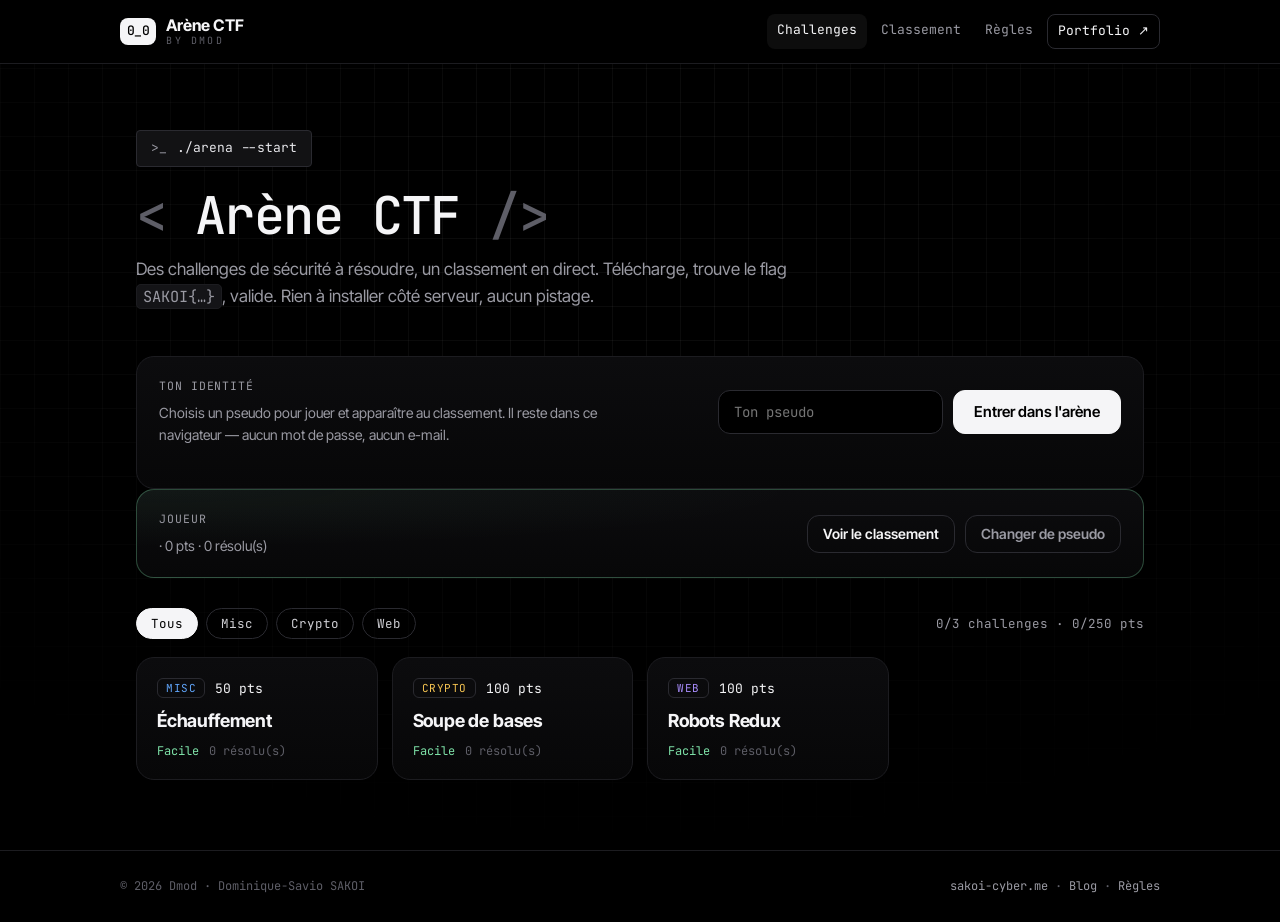
<file: index.html>
<!doctype html>
<html lang="fr">
<head>
<meta charset="utf-8">
<meta name="viewport" content="width=device-width,initial-scale=1">
<title>Arène CTF — Dmod</title>
<meta name="description" content="Arène CTF de Dmod : des challenges de sécurité à résoudre, un classement en direct. Web, crypto, reverse, forensique, OSINT. Sans pistage.">
<meta name="theme-color" content="#000000">
<meta property="og:type" content="website">
<meta property="og:title" content="Arène CTF — Dmod">
<meta property="og:description" content="Des challenges de sécurité à résoudre, un classement en direct. Sans pistage.">
<meta property="og:url" content="https://ctf.sakoi-cyber.me">
<link rel="canonical" href="https://ctf.sakoi-cyber.me">
<link rel="icon" href="data:image/svg+xml,%3Csvg xmlns='http://www.w3.org/2000/svg' viewBox='0 0 64 64'%3E%3Crect width='64' height='64' rx='14' fill='%23f4f4f6'/%3E%3Ctext x='32' y='42' font-family='monospace' font-size='26' font-weight='700' text-anchor='middle' fill='%23050506'%3E0_0%3C/text%3E%3C/svg%3E">
<link rel="stylesheet" href="assets/css/fonts.css">
<link rel="stylesheet" href="assets/css/arena.css">
</head>
<body>
<div class="grid-bg" aria-hidden="true"></div>

<header class="top">
  <a class="brand" href="index.html"><span class="logo">0_0</span><span class="bt"><b>Arène CTF</b><small>by Dmod</small></span></a>
  <nav class="tnav">
    <a href="index.html" class="on">Challenges</a>
    <a href="scoreboard.html">Classement</a>
    <a href="regles.html">Règles</a>
    <a class="pf" href="https://sakoi-cyber.me">Portfolio ↗</a>
  </nav>
</header>

<main>
  <section class="hero">
    <div class="prompt"><i>&gt;_</i> ./arena --start</div>
    <h1><span class="br">&lt;</span> Arène CTF <span class="br">/&gt;</span></h1>
    <p class="lead">Des challenges de sécurité à résoudre, un classement en direct. Télécharge, trouve le flag <code>SAKOI{…}</code>, valide. Rien à installer côté serveur, aucun pistage.</p>
  </section>

  <section class="ident" id="ident">
    <div class="id-card" id="id-anon">
      <div><span class="kicker">Ton identité</span><p>Choisis un pseudo pour jouer et apparaître au classement. Il reste dans ce navigateur — aucun mot de passe, aucun e-mail.</p></div>
      <form class="id-form" id="reg-form" autocomplete="off">
        <input id="reg-handle" type="text" maxlength="24" placeholder="Ton pseudo" aria-label="Pseudo" required>
        <button class="btn solid" type="submit">Entrer dans l'arène</button>
      </form>
      <p class="id-msg" id="reg-msg" aria-live="polite"></p>
    </div>
    <div class="id-card me" id="id-me" hidden>
      <div><span class="kicker">Joueur</span><p><b id="me-handle"></b> · <span id="me-score">0</span> pts · <span id="me-solved">0</span> résolu(s)</p></div>
      <div class="id-actions"><a class="btn sm" href="scoreboard.html">Voir le classement</a><button class="btn sm ghost" type="button" id="logout">Changer de pseudo</button></div>
    </div>
  </section>

  <section class="filters-bar">
    <div class="filters" id="cat-filters"></div>
    <div class="prog" id="prog"></div>
  </section>

  <section class="board" id="board"><p class="empty">Chargement des challenges…</p></section>
</main>

<footer class="foot">
  <span>© 2026 Dmod · Dominique-Savio SAKOI</span>
  <span><a href="https://sakoi-cyber.me">sakoi-cyber.me</a> · <a href="https://blog.sakoi-cyber.me">Blog</a> · <a href="regles.html">Règles</a></span>
</footer>

<div class="modal" id="modal" hidden>
  <div class="modal-box" role="dialog" aria-modal="true" aria-labelledby="m-name">
    <button class="modal-x" id="modal-x" type="button" aria-label="Fermer">✕</button>
    <div class="m-head"><span class="chip" id="m-cat"></span><span class="chip diff" id="m-diff"></span><span class="chip pts" id="m-pts"></span></div>
    <h2 id="m-name"></h2>
    <p class="m-author" id="m-author"></p>
    <p class="m-desc" id="m-desc"></p>
    <div class="m-files" id="m-files"></div>
    <form class="m-form" id="flag-form" autocomplete="off">
      <input id="flag-in" type="text" placeholder="SAKOI{...}" aria-label="Flag" spellcheck="false">
      <button class="btn solid" type="submit" id="flag-btn">Valider</button>
    </form>
    <p class="m-msg" id="flag-msg" aria-live="polite"></p>
    <p class="m-solved" id="m-solved" hidden>✓ Déjà résolu</p>
  </div>
</div>

<script src="assets/js/arena.js"></script>
</body>
</html>
</file>
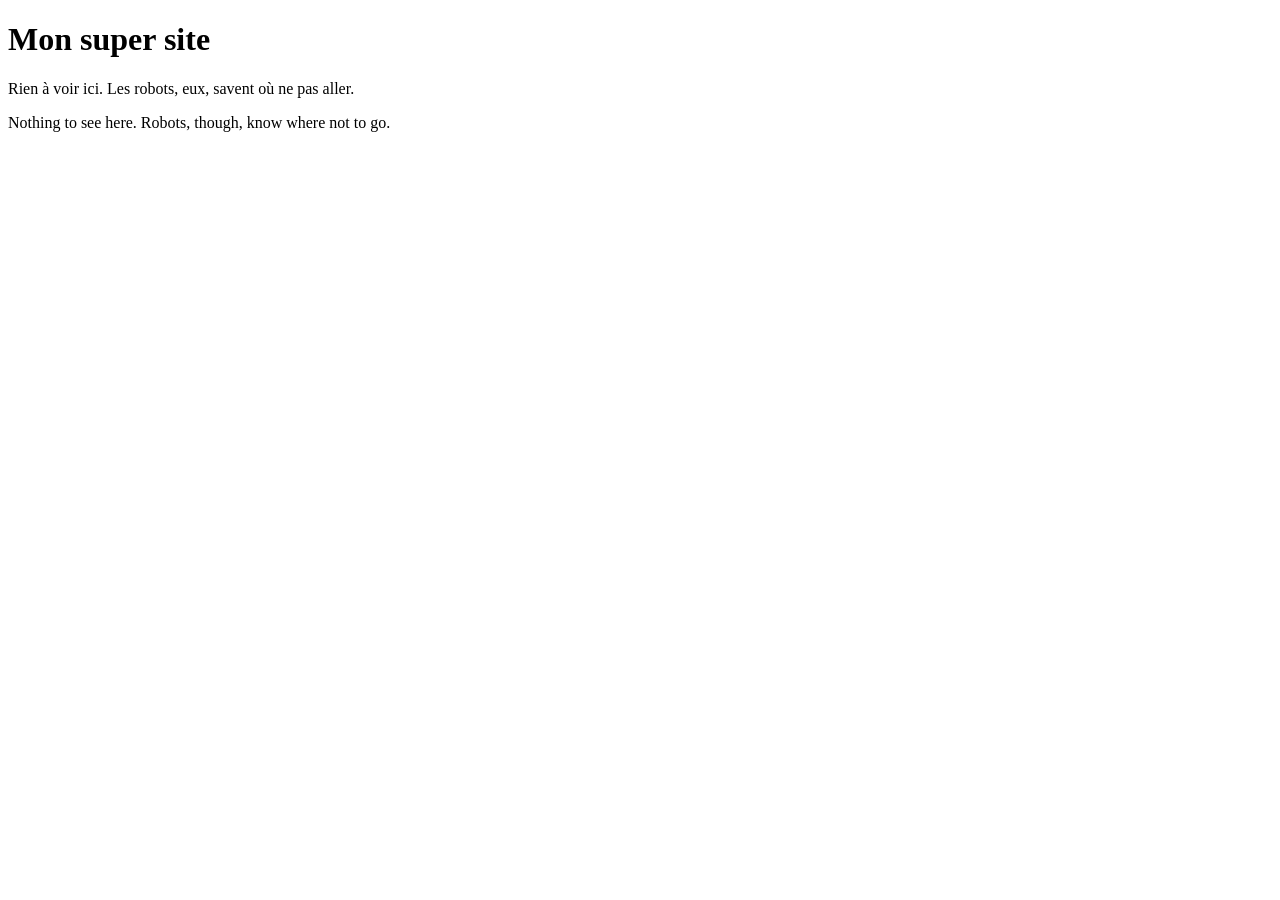
<file: files/robots-redux/index.html>
<!doctype html><meta charset="utf-8"><title>Robots Redux</title>
<h1>Mon super site</h1>
<p>Rien à voir ici. Les robots, eux, savent où ne pas aller.</p>
<p>Nothing to see here. Robots, though, know where not to go.</p>
</file>
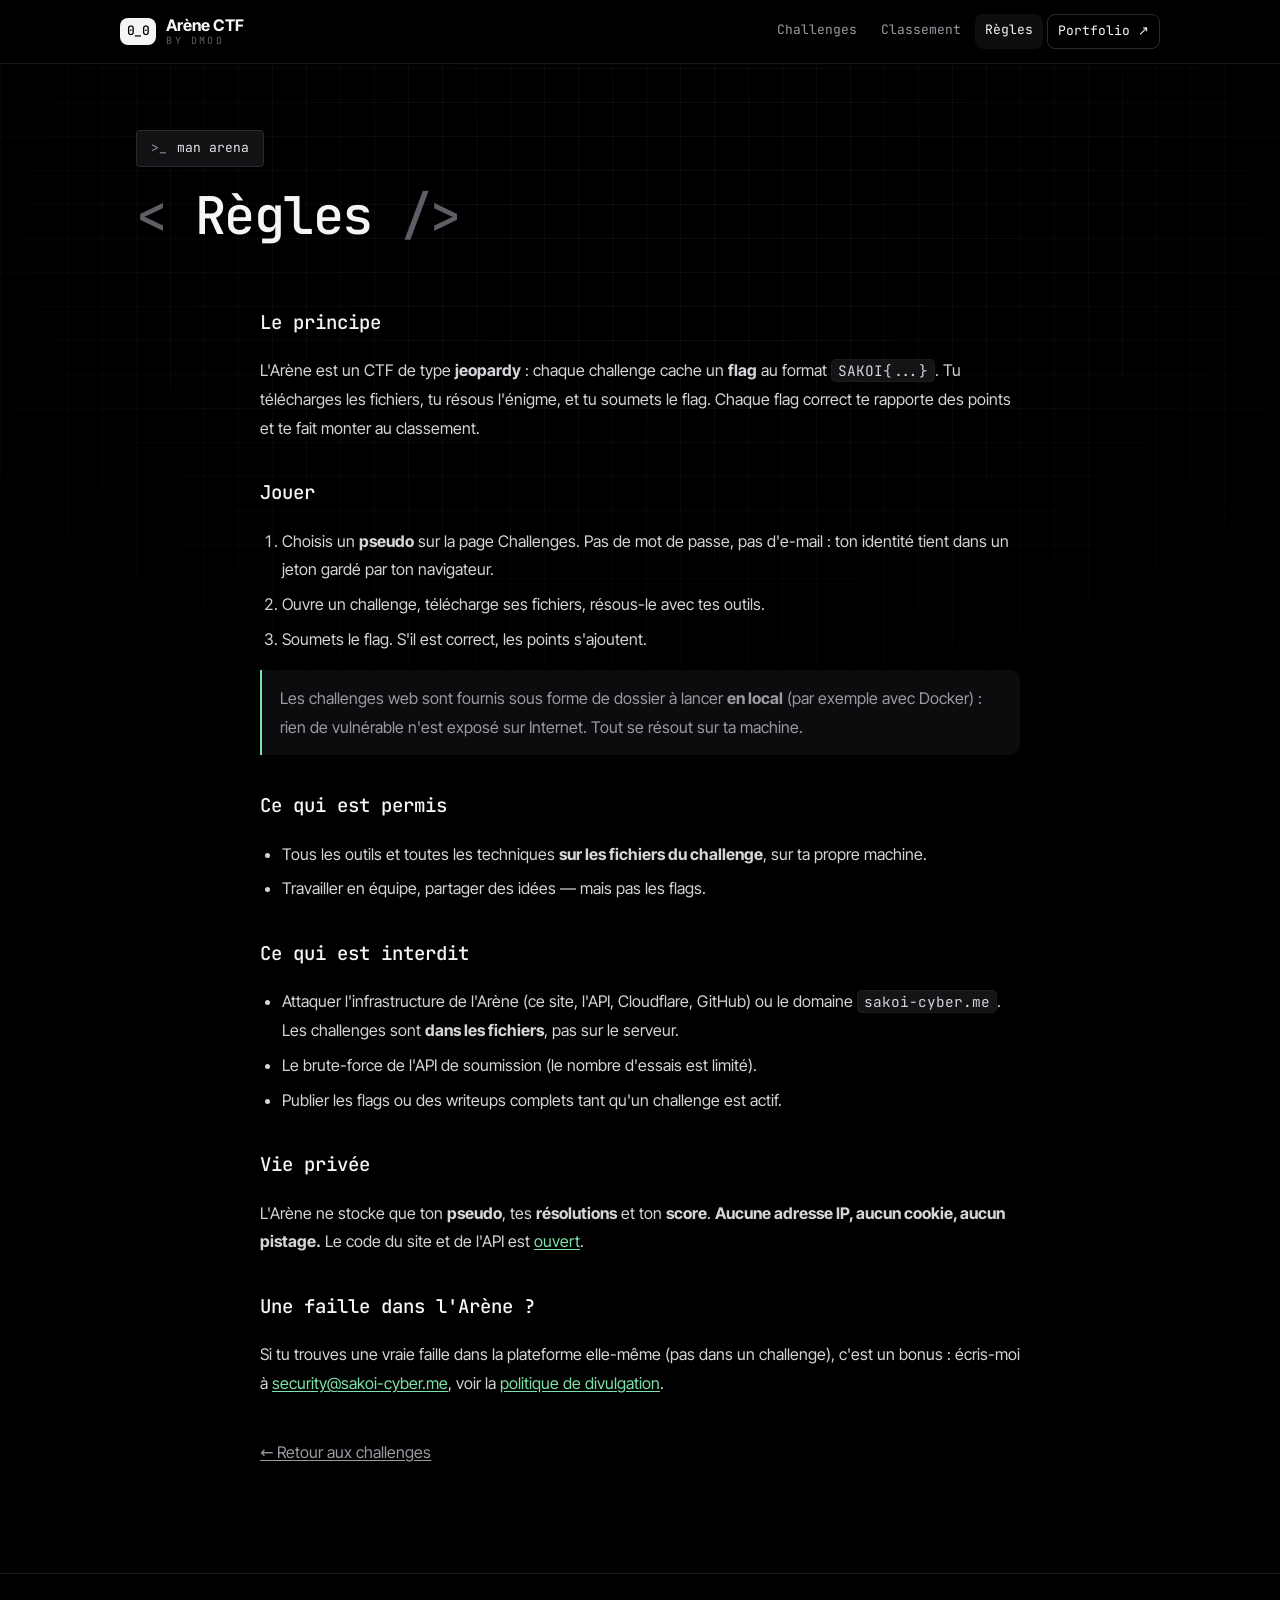
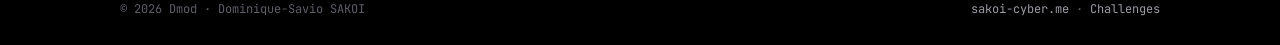
<file: regles.html>
<!doctype html>
<html lang="fr">
<head>
<meta charset="utf-8">
<meta name="viewport" content="width=device-width,initial-scale=1">
<title>Règles — Arène CTF</title>
<meta name="description" content="Les règles de l'Arène CTF de Dmod : comment jouer, ce qui est permis, ce qui ne l'est pas.">
<meta name="theme-color" content="#000000">
<link rel="icon" href="data:image/svg+xml,%3Csvg xmlns='http://www.w3.org/2000/svg' viewBox='0 0 64 64'%3E%3Crect width='64' height='64' rx='14' fill='%23f4f4f6'/%3E%3Ctext x='32' y='42' font-family='monospace' font-size='26' font-weight='700' text-anchor='middle' fill='%23050506'%3E0_0%3C/text%3E%3C/svg%3E">
<link rel="stylesheet" href="assets/css/fonts.css">
<link rel="stylesheet" href="assets/css/arena.css">
</head>
<body>
<div class="grid-bg" aria-hidden="true"></div>
<header class="top">
  <a class="brand" href="index.html"><span class="logo">0_0</span><span class="bt"><b>Arène CTF</b><small>by Dmod</small></span></a>
  <nav class="tnav">
    <a href="index.html">Challenges</a>
    <a href="scoreboard.html">Classement</a>
    <a href="regles.html" class="on">Règles</a>
    <a class="pf" href="https://sakoi-cyber.me">Portfolio ↗</a>
  </nav>
</header>
<main>
  <section class="hero small">
    <div class="prompt"><i>&gt;_</i> man arena</div>
    <h1><span class="br">&lt;</span> Règles <span class="br">/&gt;</span></h1>
  </section>
  <section class="doc">
    <h2>Le principe</h2>
    <p>L'Arène est un CTF de type <b>jeopardy</b> : chaque challenge cache un <b>flag</b> au format <code>SAKOI{...}</code>. Tu télécharges les fichiers, tu résous l'énigme, et tu soumets le flag. Chaque flag correct te rapporte des points et te fait monter au classement.</p>

    <h2>Jouer</h2>
    <ol>
      <li>Choisis un <b>pseudo</b> sur la page Challenges. Pas de mot de passe, pas d'e-mail : ton identité tient dans un jeton gardé par ton navigateur.</li>
      <li>Ouvre un challenge, télécharge ses fichiers, résous-le avec tes outils.</li>
      <li>Soumets le flag. S'il est correct, les points s'ajoutent.</li>
    </ol>
    <p class="note">Les challenges web sont fournis sous forme de dossier à lancer <b>en local</b> (par exemple avec Docker) : rien de vulnérable n'est exposé sur Internet. Tout se résout sur ta machine.</p>

    <h2>Ce qui est permis</h2>
    <ul>
      <li>Tous les outils et toutes les techniques <b>sur les fichiers du challenge</b>, sur ta propre machine.</li>
      <li>Travailler en équipe, partager des idées — mais pas les flags.</li>
    </ul>

    <h2>Ce qui est interdit</h2>
    <ul>
      <li>Attaquer l'infrastructure de l'Arène (ce site, l'API, Cloudflare, GitHub) ou le domaine <code>sakoi-cyber.me</code>. Les challenges sont <b>dans les fichiers</b>, pas sur le serveur.</li>
      <li>Le brute-force de l'API de soumission (le nombre d'essais est limité).</li>
      <li>Publier les flags ou des writeups complets tant qu'un challenge est actif.</li>
    </ul>

    <h2>Vie privée</h2>
    <p>L'Arène ne stocke que ton <b>pseudo</b>, tes <b>résolutions</b> et ton <b>score</b>. <b>Aucune adresse IP, aucun cookie, aucun pistage.</b> Le code du site et de l'API est <a href="https://github.com/H1v3-lab">ouvert</a>.</p>

    <h2>Une faille dans l'Arène ?</h2>
    <p>Si tu trouves une vraie faille dans la plateforme elle-même (pas dans un challenge), c'est un bonus : écris-moi à <a href="mailto:security@sakoi-cyber.me">security@sakoi-cyber.me</a>, voir la <a href="https://sakoi-cyber.me/securite.html">politique de divulgation</a>.</p>

    <p class="back"><a href="index.html">← Retour aux challenges</a></p>
  </section>
</main>
<footer class="foot">
  <span>© 2026 Dmod · Dominique-Savio SAKOI</span>
  <span><a href="https://sakoi-cyber.me">sakoi-cyber.me</a> · <a href="index.html">Challenges</a></span>
</footer>
</body>
</html>
</file>
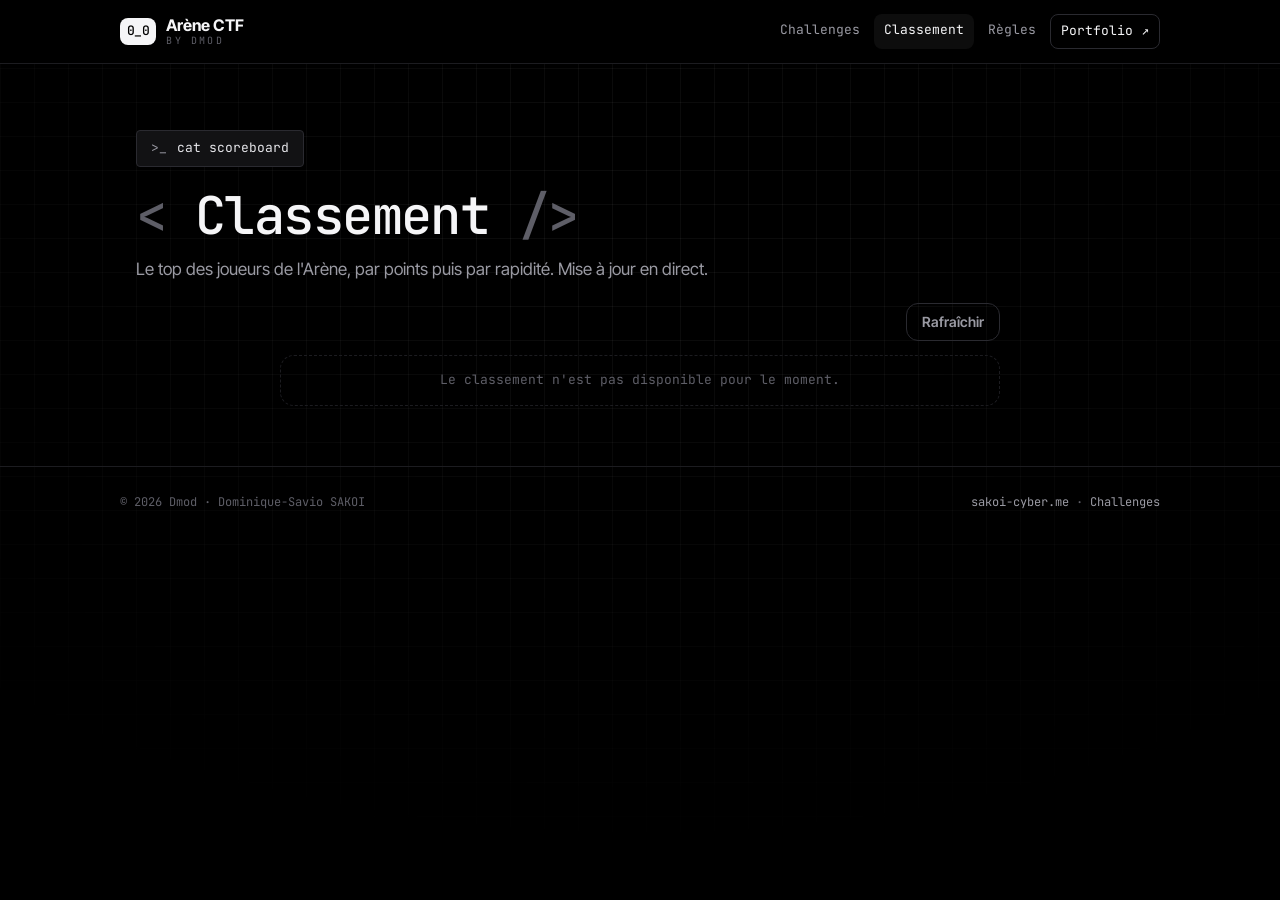
<file: scoreboard.html>
<!doctype html>
<html lang="fr">
<head>
<meta charset="utf-8">
<meta name="viewport" content="width=device-width,initial-scale=1">
<title>Classement — Arène CTF</title>
<meta name="description" content="Classement de l'Arène CTF de Dmod.">
<meta name="theme-color" content="#000000">
<link rel="icon" href="data:image/svg+xml,%3Csvg xmlns='http://www.w3.org/2000/svg' viewBox='0 0 64 64'%3E%3Crect width='64' height='64' rx='14' fill='%23f4f4f6'/%3E%3Ctext x='32' y='42' font-family='monospace' font-size='26' font-weight='700' text-anchor='middle' fill='%23050506'%3E0_0%3C/text%3E%3C/svg%3E">
<link rel="stylesheet" href="assets/css/fonts.css">
<link rel="stylesheet" href="assets/css/arena.css">
</head>
<body>
<div class="grid-bg" aria-hidden="true"></div>
<header class="top">
  <a class="brand" href="index.html"><span class="logo">0_0</span><span class="bt"><b>Arène CTF</b><small>by Dmod</small></span></a>
  <nav class="tnav">
    <a href="index.html">Challenges</a>
    <a href="scoreboard.html" class="on">Classement</a>
    <a href="regles.html">Règles</a>
    <a class="pf" href="https://sakoi-cyber.me">Portfolio ↗</a>
  </nav>
</header>
<main>
  <section class="hero small">
    <div class="prompt"><i>&gt;_</i> cat scoreboard</div>
    <h1><span class="br">&lt;</span> Classement <span class="br">/&gt;</span></h1>
    <p class="lead">Le top des joueurs de l'Arène, par points puis par rapidité. Mise à jour en direct.</p>
  </section>
  <section class="sb-wrap">
    <div class="sb-head"><span class="kicker" id="sb-count">—</span><button class="btn sm ghost" type="button" id="refresh">Rafraîchir</button></div>
    <ol class="sb" id="sb"><li class="empty">Chargement…</li></ol>
  </section>
</main>
<footer class="foot">
  <span>© 2026 Dmod · Dominique-Savio SAKOI</span>
  <span><a href="https://sakoi-cyber.me">sakoi-cyber.me</a> · <a href="index.html">Challenges</a></span>
</footer>
<script src="assets/js/scoreboard.js"></script>
</body>
</html>
</file>
<file: assets/css/fonts.css>
/* Self-hosted fonts (SIL Open Font License, see assets/fonts/LICENSE-*.txt): no request to a third party */
@font-face{font-family:"Inter Tight";font-style:normal;font-weight:100 900;font-display:swap;src:url(../fonts/inter-tight-latin-wght-normal.woff2) format("woff2-variations"),url(../fonts/inter-tight-latin-wght-normal.woff2) format("woff2")}
@font-face{font-family:"Inter Tight";font-style:italic;font-weight:100 900;font-display:swap;src:url(../fonts/inter-tight-latin-wght-italic.woff2) format("woff2-variations"),url(../fonts/inter-tight-latin-wght-italic.woff2) format("woff2")}
@font-face{font-family:"JetBrains Mono";font-style:normal;font-weight:400;font-display:swap;src:url(../fonts/jetbrains-mono-latin-400-normal.woff2) format("woff2")}
@font-face{font-family:"JetBrains Mono";font-style:normal;font-weight:500 700;font-display:swap;src:url(../fonts/jetbrains-mono-latin-500-normal.woff2) format("woff2")}
</file>
<file: assets/css/arena.css>
/* Arène CTF — same visual language as sakoi-cyber.me: pure black, faint grid, mono titles */
:root{--bg:#000;--panel:#070708;--panel-2:#0c0c0e;--line:#1c1c20;--line-2:#2a2a30;--fg:#f5f5f7;--muted:#9a9aa3;--dim:#5e5e67;--ok:#7ee2a8;--accent:#a78bfa;
  --display:"Inter Tight",ui-sans-serif,system-ui,sans-serif;--mono:"JetBrains Mono",ui-monospace,Menlo,monospace;color-scheme:dark}
*{box-sizing:border-box}
html{scroll-behavior:smooth}
body{margin:0;background:var(--bg);color:var(--fg);font-family:var(--display);font-size:16px;line-height:1.6;-webkit-font-smoothing:antialiased}
a{color:inherit;text-decoration:none}
code{font-family:var(--mono);font-size:.9em;background:#141417;border:1px solid var(--line);border-radius:5px;padding:1px 6px}
:focus-visible{outline:1px solid var(--fg);outline-offset:3px;border-radius:8px}
.grid-bg{position:fixed;inset:0;z-index:-1;pointer-events:none;background-image:linear-gradient(rgba(255,255,255,.045) 1px,transparent 1px),linear-gradient(90deg,rgba(255,255,255,.045) 1px,transparent 1px);background-size:34px 34px;
  mask-image:radial-gradient(ellipse 80% 70% at 50% 25%,#000 20%,transparent 100%);-webkit-mask-image:radial-gradient(ellipse 80% 70% at 50% 25%,#000 20%,transparent 100%)}

/* header */
.top{position:sticky;top:0;z-index:20;display:flex;align-items:center;justify-content:space-between;gap:16px;padding:14px max(16px,calc((100% - 1040px)/2));background:rgba(0,0,0,.85);backdrop-filter:blur(10px);border-bottom:1px solid var(--line)}
.brand{display:flex;align-items:center;gap:10px}
.logo{font-family:var(--mono);font-weight:600;font-size:13px;letter-spacing:-.04em;background:var(--fg);color:#000;border-radius:8px;padding:3px 7px}
.bt{display:flex;flex-direction:column;line-height:1.1}
.bt small{font-family:var(--mono);font-size:10px;letter-spacing:.22em;text-transform:uppercase;color:var(--dim)}
.tnav{display:flex;gap:4px;flex-wrap:wrap}
.tnav a{font-family:var(--mono);font-size:13px;color:var(--muted);padding:6px 10px;border-radius:8px}
.tnav a:hover,.tnav a.on{color:var(--fg);background:rgba(255,255,255,.05)}
.tnav a.pf{color:var(--fg);border:1px solid var(--line-2)}

main{max-width:1040px;margin:0 auto;padding:0 16px}
.hero{padding:66px 0 20px}
.hero.small{padding-bottom:6px}
.prompt{display:inline-flex;gap:10px;font-family:var(--mono);font-size:13px;padding:7px 14px;background:#121214;border:1px solid var(--line-2);border-radius:4px;color:#e6e6ea}
.prompt i{font-style:normal;color:var(--muted)}
h1{font-family:var(--mono);font-weight:600;font-size:clamp(32px,6vw,52px);letter-spacing:-.03em;line-height:1.1;margin:20px 0 12px}
.br{color:var(--dim)}
.lead{color:var(--muted);font-size:17px;margin:0;max-width:66ch}
.kicker{display:block;font-family:var(--mono);font-size:11.5px;letter-spacing:.08em;text-transform:uppercase;color:var(--muted)}
.btn{display:inline-flex;align-items:center;gap:8px;height:44px;padding:0 20px;border-radius:12px;font-size:15px;font-weight:600;border:1px solid var(--line-2);background:transparent;color:var(--fg);cursor:pointer;font-family:var(--display)}
.btn.solid{background:var(--fg);color:#000;border-color:var(--fg)}.btn.solid:hover{background:#d8d8dc}
.btn.sm{height:38px;padding:0 15px;font-size:14px}
.btn.ghost{background:transparent;color:var(--muted)}.btn.ghost:hover{color:var(--fg);border-color:var(--muted)}

/* identity */
.ident{margin:26px 0 10px}
.id-card{display:flex;flex-wrap:wrap;align-items:center;justify-content:space-between;gap:16px;padding:20px 22px;border:1px solid var(--line);border-radius:18px;background:linear-gradient(180deg,var(--panel-2),var(--panel))}
.id-card p{margin:6px 0 0;color:var(--muted);font-size:14px;max-width:60ch}
.id-card.me{border-color:rgba(126,226,168,.3);background:radial-gradient(120% 120% at 0 0,rgba(126,226,168,.06),transparent 55%),linear-gradient(180deg,var(--panel-2),var(--panel))}
.id-card.me b{color:var(--ok)}
.id-form{display:flex;gap:10px;flex-wrap:wrap}
.id-form input{height:44px;padding:0 15px;border-radius:12px;border:1px solid var(--line-2);background:var(--bg);color:var(--fg);font-family:var(--mono);font-size:14px;min-width:180px}
.id-form input:focus{outline:0;border-color:var(--ok)}
.id-actions{display:flex;gap:10px;flex-wrap:wrap}
.id-msg{flex-basis:100%;margin:0;font-family:var(--mono);font-size:12.5px;color:#f87171}

/* filters */
.filters-bar{display:flex;align-items:center;justify-content:space-between;gap:16px;flex-wrap:wrap;margin:30px 0 18px}
.filters{display:flex;flex-wrap:wrap;gap:8px}
.filters button{font-family:var(--mono);font-size:12.5px;color:#cfcfd4;background:transparent;border:1px solid var(--line-2);border-radius:999px;padding:6px 14px;cursor:pointer;text-transform:capitalize}
.filters button.on{background:var(--fg);color:#000;border-color:var(--fg)}
.prog{font-family:var(--mono);font-size:12.5px;color:var(--muted)}

/* board */
.board{display:grid;grid-template-columns:repeat(auto-fill,minmax(240px,1fr));gap:14px;padding-bottom:40px}
.chal{text-align:left;display:flex;flex-direction:column;gap:12px;padding:20px;border:1px solid var(--line);border-radius:18px;background:linear-gradient(180deg,var(--panel-2),var(--panel));cursor:pointer;color:var(--fg);font-family:var(--display);position:relative;transition:border-color .2s,transform .2s}
.chal:hover{border-color:var(--cat,var(--muted));transform:translateY(-2px)}
.chal-top{display:flex;align-items:center;justify-content:space-between;gap:10px}
.chip{font-family:var(--mono);font-size:11px;text-transform:uppercase;letter-spacing:.05em;color:var(--cat,#cfcfd4);border:1px solid var(--line-2);border-radius:6px;padding:2px 8px}
.chal-pts{font-family:var(--mono);font-size:13px;color:var(--fg)}
.chal h3{margin:0;font-size:18px;letter-spacing:-.01em}
.chal-meta{display:flex;align-items:center;justify-content:space-between;gap:10px;margin-top:auto;font-family:var(--mono);font-size:12px}
.chal-meta .diff{text-transform:capitalize}
.chal-meta .solves{color:var(--dim)}
.chal-st{position:absolute;top:16px;right:16px}
.chal.done{border-color:rgba(126,226,168,.4)}
.chal.done .chal-st{color:#000;background:var(--ok);width:22px;height:22px;border-radius:50%;display:grid;place-items:center;font-size:13px;top:14px;right:14px}
.empty{color:var(--dim);font-family:var(--mono);font-size:13px}

/* modal */
html.modal-open{overflow:hidden}
.modal{position:fixed;inset:0;z-index:40;display:grid;place-items:center;padding:16px;background:rgba(0,0,0,.72);backdrop-filter:blur(6px)}
.modal[hidden]{display:none}
.modal-box{position:relative;width:min(560px,100%);max-height:calc(100svh - 32px);overflow-y:auto;padding:28px;border:1px solid var(--line-2);border-radius:20px;background:linear-gradient(180deg,#0e0e10,#070708)}
.modal-x{position:absolute;top:16px;right:18px;background:none;border:0;color:var(--muted);font-size:16px;cursor:pointer}
.modal-x:hover{color:var(--fg)}
.m-head{display:flex;flex-wrap:wrap;gap:8px;margin-bottom:12px}
.m-head .pts{color:var(--fg)}
.modal-box h2{margin:0 0 2px;font-size:24px;letter-spacing:-.02em}
.m-author{margin:0 0 14px;font-family:var(--mono);font-size:12px;color:var(--dim)}
.m-desc{color:#d4d4d9;line-height:1.7}
.m-files{display:flex;flex-wrap:wrap;gap:10px;margin:16px 0 20px}
.file{display:inline-flex;align-items:center;gap:8px;padding:9px 14px;border:1px solid var(--line-2);border-radius:10px;background:var(--bg);font-family:var(--mono);font-size:13px;color:#dcdce0}
.file:hover{border-color:var(--ok);color:var(--fg)}
.file .fi{color:var(--ok)}
.m-form{display:flex;gap:10px;flex-wrap:wrap}
.m-form[hidden]{display:none}
.m-form input{flex:1 1 220px;min-width:0;height:46px;padding:0 16px;border-radius:12px;border:1px solid var(--line-2);background:var(--bg);color:var(--fg);font-family:var(--mono);font-size:14px}
.m-form input:focus{outline:0;border-color:var(--ok)}
.m-msg{margin:12px 0 0;min-height:1.3em;font-family:var(--mono);font-size:13px}
.m-msg.ok{color:var(--ok)}.m-msg.ko{color:#f87171}
.m-solved{margin:14px 0 0;color:var(--ok);font-family:var(--mono);font-size:14px}
.m-solved[hidden]{display:none}

/* scoreboard */
.sb-wrap{max-width:720px;margin:14px auto 60px}
.sb-head{display:flex;align-items:center;justify-content:space-between;margin-bottom:14px}
.sb{list-style:none;margin:0;padding:0;display:flex;flex-direction:column;gap:8px}
.sb li{display:grid;grid-template-columns:44px 1fr auto auto;gap:14px;align-items:center;padding:14px 18px;border:1px solid var(--line);border-radius:14px;background:linear-gradient(180deg,var(--panel-2),var(--panel))}
.sb li.me{border-color:rgba(126,226,168,.5);background:rgba(126,226,168,.06)}
.sb .r{font-family:var(--mono);color:var(--muted);text-align:center;font-size:15px}
.sb .h{font-weight:600;overflow:hidden;text-overflow:ellipsis;white-space:nowrap}
.sb .n{font-family:var(--mono);font-size:12px;color:var(--dim)}
.sb .p{font-family:var(--mono);color:var(--ok);font-weight:600}
.sb li.empty{display:block;color:var(--dim);font-family:var(--mono);font-size:13px;text-align:center;background:none;border-style:dashed}

/* doc (rules) */
.doc{max-width:760px;margin:0 auto;padding:10px 0 60px;font-size:16px;line-height:1.8;color:#d4d4d9}
.doc h2{font-family:var(--mono);font-size:19px;color:var(--fg);margin:34px 0 10px}
.doc ul,.doc ol{padding-left:22px;display:flex;flex-direction:column;gap:6px}
.doc .note{padding:14px 18px;border-left:2px solid var(--ok);background:var(--panel-2);border-radius:0 10px 10px 0;color:var(--muted)}
.doc a{color:var(--ok);text-decoration:underline;text-underline-offset:2px}
.doc .back{margin-top:40px}.doc .back a{color:var(--muted)}

/* footer */
.foot{border-top:1px solid var(--line);margin-top:30px;padding:26px max(16px,calc((100% - 1040px)/2));display:flex;flex-wrap:wrap;gap:10px;justify-content:space-between;font-family:var(--mono);font-size:12px;color:var(--dim)}
.foot a{color:var(--muted)}.foot a:hover{color:var(--fg)}

@media (max-width:560px){.sb li{grid-template-columns:34px 1fr auto}.sb .n{display:none}.id-card{flex-direction:column;align-items:flex-start}}
@media (prefers-reduced-motion:reduce){.chal{transition:none}}
</file>
